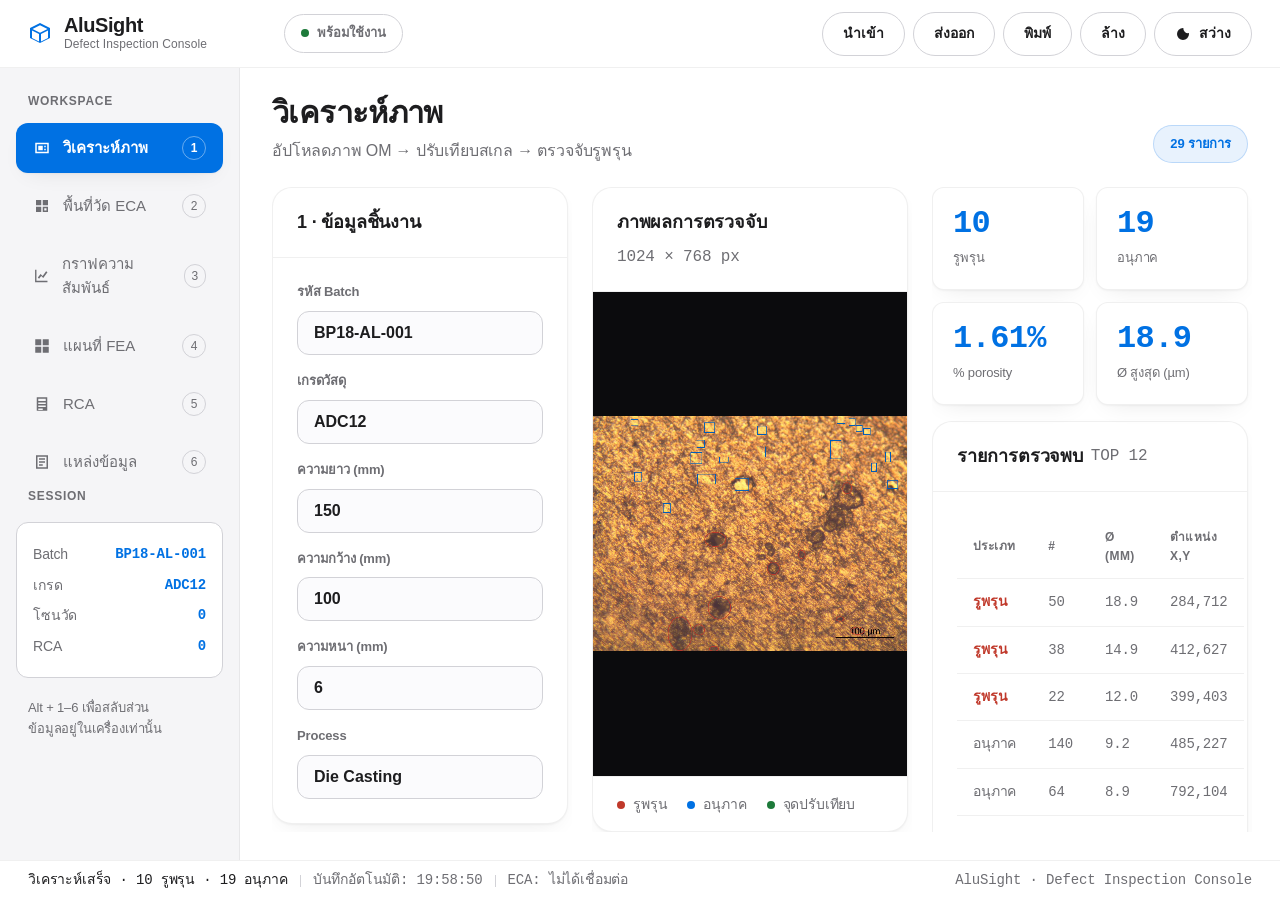
<file: index.html>
<!DOCTYPE html>
<html lang="th">
<head>
<meta charset="utf-8">
<meta name="viewport" content="width=device-width, initial-scale=1">
<title>AluSight — เครื่องมือตรวจจับข้อบกพร่องอะลูมิเนียม</title>
<meta name="description" content="AluSight — คอนโซลตรวจจับรูพรุน วิเคราะห์สัญญาณ ECA หลายตำแหน่ง กราฟความสัมพันธ์ และ Root Cause Analysis">
<link rel="icon" href="data:image/svg+xml,<svg xmlns='http://www.w3.org/2000/svg' viewBox='0 0 100 100'><rect width='100' height='100' rx='20' fill='%23126287'/><circle cx='50' cy='50' r='22' fill='white'/><circle cx='50' cy='50' r='9' fill='%23126287'/></svg>">
<link rel="manifest" href="manifest.webmanifest">
<link rel="stylesheet" href="styles.css">
</head>
<body>
<a class="skip" href="#main">ข้ามไปยังพื้นที่ทำงาน</a>

<header class="appbar">
  <div class="brand">
    <svg class="mark" viewBox="0 0 24 24" width="24" height="24" aria-hidden="true"><path fill="currentColor" d="M12 2 2 7v10l10 5 10-5V7L12 2Zm0 2.3 7.5 3.75L12 11.8 4.5 8.05 12 4.3ZM4 9.6l7 3.5v7.3l-7-3.5V9.6Zm9 10.8v-7.3l7-3.5v7.3l-7 3.5Z"/></svg>
    <div><b>AluSight</b><small>Defect Inspection Console</small></div>
  </div>
  <div class="appbar-meta">
    <span class="pill"><i class="pdot ok" aria-hidden="true"></i>พร้อมใช้งาน</span>
  </div>
  <div class="appbar-actions">
    <button class="tbtn" id="importBtn" type="button" title="นำเข้า session">นำเข้า</button>
    <input type="file" id="importFile" accept="application/json" style="display:none">
    <button class="tbtn" id="exportJson" type="button" title="ส่งออก JSON">ส่งออก</button>
    <button class="tbtn" id="printBtn" type="button" title="พิมพ์รายงาน">พิมพ์</button>
    <button class="tbtn" id="resetBtn" type="button" title="ล้างข้อมูล">ล้าง</button>
    <button class="tbtn theme" id="themeToggle" type="button" role="switch" aria-checked="false" aria-label="สลับโหมดมืด">
      <svg viewBox="0 0 24 24" width="16" height="16" aria-hidden="true"><path fill="currentColor" d="M12 3a9 9 0 1 0 9 9c0-.5-.04-1-.12-1.47A7 7 0 0 1 12.47 3.12C12.3 3.04 12.15 3 12 3Z"/></svg>
      <span id="themeLabel">สว่าง</span>
    </button>
  </div>
</header>

<div class="shell">
  <aside class="sidebar">
    <div class="side-label">WORKSPACE</div>
    <nav class="navlist" aria-label="ส่วนของเครื่องมือ">
      <button class="navitem active" type="button" data-view="analyze" aria-current="page">
        <svg viewBox="0 0 24 24" width="18" height="18" aria-hidden="true"><path fill="currentColor" d="M3 5h18v14H3V5Zm2 2v10h14V7H5Zm2 2h6v6H7V9Zm8 0h2v2h-2V9Zm0 4h2v2h-2v-2Z"/></svg>
        <span>วิเคราะห์ภาพ</span><kbd>1</kbd>
      </button>
      <button class="navitem" type="button" data-view="zones">
        <svg viewBox="0 0 24 24" width="18" height="18" aria-hidden="true"><path fill="currentColor" d="M4 4h7v7H4V4Zm9 0h7v7h-7V4ZM4 13h7v7H4v-7Zm9 0h7v7h-7v-7Zm2 2v3h3v-3h-3Z"/></svg>
        <span>พื้นที่วัด ECA</span><kbd>2</kbd>
      </button>
      <button class="navitem" type="button" data-view="chart">
        <svg viewBox="0 0 24 24" width="18" height="18" aria-hidden="true"><path fill="currentColor" d="M3 3h2v16h16v2H3V3Zm4 11 4-5 3 3 5-7 2 1.4-6.1 8.6-3-3-3.1 3.9L7 14Z"/></svg>
        <span>กราฟความสัมพันธ์</span><kbd>3</kbd>
      </button>
      <button class="navitem" type="button" data-view="fea">
        <svg viewBox="0 0 24 24" width="18" height="18" aria-hidden="true"><path fill="currentColor" d="M3 3h8v8H3V3Zm10 0h8v8h-8V3ZM3 13h8v8H3v-8Zm10 0h8v8h-8v-8Z"/></svg>
        <span>แผนที่ FEA</span><kbd>4</kbd>
      </button>
      <button class="navitem" type="button" data-view="rca">
        <svg viewBox="0 0 24 24" width="18" height="18" aria-hidden="true"><path fill="currentColor" d="M5 3h14v18H5V3Zm2 2v3h10V5H7Zm0 5v2h10v-2H7Zm0 4v2h10v-2H7Zm0 4v2h6v-2H7Z"/></svg>
        <span>RCA</span><kbd>5</kbd>
      </button>
      <button class="navitem" type="button" data-view="refs">
        <svg viewBox="0 0 24 24" width="18" height="18" aria-hidden="true"><path fill="currentColor" d="M4 3h16v18H4V3Zm2 2v14h12V5H6Zm2 2h8v2H8V7Zm0 4h8v2H8v-2Zm0 4h5v2H8v-2Z"/></svg>
        <span>แหล่งข้อมูล</span><kbd>6</kbd>
      </button>
    </nav>

    <div class="side-label mt">SESSION</div>
    <div class="side-card">
      <div class="kv"><span>Batch</span><b id="sideBatch">—</b></div>
      <div class="kv"><span>เกรด</span><b id="sideGrade">—</b></div>
      <div class="kv"><span>โซนวัด</span><b id="sideZones">0</b></div>
      <div class="kv"><span>RCA</span><b id="sideRca">0</b></div>
    </div>
    <p class="side-note">Alt + 1–6 เพื่อสลับส่วน<br>ข้อมูลอยู่ในเครื่องเท่านั้น</p>
  </aside>

  <main id="main" class="workspace">
    <h1 class="sr-only">AluSight — เครื่องมือตรวจจับข้อบกพร่องอะลูมิเนียม</h1>

    <!-- ============ ANALYZE ============ -->
    <section class="view active" id="view-analyze" aria-labelledby="h-analyze">
      <div class="view-head">
        <div><h2 id="h-analyze">วิเคราะห์ภาพ</h2><p>อัปโหลดภาพ OM → ปรับเทียบสเกล → ตรวจจับรูพรุน</p></div>
        <span class="badge" id="detBadge">—</span>
      </div>

      <div class="work-grid">
        <!-- controls -->
        <div class="col">
          <div class="panel">
            <div class="panel-h"><h3>1 · ข้อมูลชิ้นงาน</h3></div>
            <div class="panel-b form-grid-one">
              <label class="field"><span>รหัส Batch</span><input id="gBatch" type="text" value="BP18-AL-001" autocomplete="off"></label>
              <label class="field"><span>เกรดวัสดุ</span><input id="gGrade" type="text" value="ADC12" autocomplete="off"></label>
              <label class="field"><span>ความยาว (mm)</span><input id="gLen" type="number" min="1" step="1" value="150"></label>
              <label class="field"><span>ความกว้าง (mm)</span><input id="gWid" type="number" min="1" step="1" value="100"></label>
              <label class="field"><span>ความหนา (mm)</span><input id="gThk" type="number" min="1" step="0.1" value="6"></label>
              <label class="field"><span>Process</span><input id="gProc" type="text" value="Die Casting" autocomplete="off"></label>
            </div>
          </div>

          <div class="panel mt">
            <div class="panel-h"><h3>2 · ภาพ OM</h3></div>
            <div class="panel-b">
              <div id="drop" class="drop" role="button" tabindex="0" aria-label="เลือกหรือวางภาพจุลทรรศน์">
                <svg viewBox="0 0 24 24" width="24" height="24" aria-hidden="true"><path fill="currentColor" d="M19 3H5a2 2 0 0 0-2 2v14a2 2 0 0 0 2 2h14a2 2 0 0 0 2-2V5a2 2 0 0 0-2-2Zm0 16H5V5h14v14ZM7 15l3.5-4.5 2.5 3 3-4 4 5.5H7Z"/></svg>
                <div class="drop-t">วางภาพหรือคลิกเพื่อเลือก</div>
                <div class="drop-s">JPG · PNG · BMP · TIFF</div>
                <input type="file" id="file" accept="image/*" style="display:none">
              </div>
              <div class="samples">
                <button class="sample" type="button" data-key="om_raw">ภาพดิบ</button>
                <button class="sample" type="button" data-key="om_overlay">ผลวิเคราะห์</button>
              </div>
              <label class="field"><span>ความยาวมาตราอ้างอิง (µm)</span><input id="calLen" type="number" min="1" step="1" value="100"></label>
              <button class="tbtn wide" id="calBtn" type="button">ปรับเทียบสเกลจากภาพ</button>
              <p class="hint" id="calHint">คลิก 2 จุดบนมาตราอ้างอิงเพื่อคำนวณ µm/px</p>
            </div>
          </div>

          <div class="panel mt">
            <div class="panel-h"><h3>3 · พารามิเตอร์</h3></div>
            <div class="panel-b">
              <label class="field"><span>Threshold percentile</span><input type="range" id="pct" min="1" max="10" step="0.5" value="3"><output id="pctVal">3.0%</output></label>
              <label class="field"><span>รูพรุนขั้นต่ำ (µm)</span><input type="range" id="minArea" min="0" max="20" step="1" value="4"><output id="minAreaVal">4 µm</output></label>
              <label class="field"><span>สเกล (µm / 100 px)</span><input type="range" id="scale" min="10" max="100" step="5" value="25"><output id="scaleVal">25 µm/100px</output></label>
              <button class="pbtn" id="run" type="button">วิเคราะห์ภาพ</button>
              <button class="tbtn wide mt" id="batchBtn" type="button">วิเคราะห์หลายภาพ</button>
              <input type="file" id="batchFiles" accept="image/*" multiple style="display:none">
              <p class="hint" id="batchInfo">เลือกหลายไฟล์เพื่อวิเคราะห์เป็นชุด</p>
              <div id="batchResult"></div>
            </div>
          </div>
        </div>

        <!-- canvas -->
        <div class="col center">
          <div class="panel grow">
            <div class="panel-h"><h3>ภาพผลการตรวจจับ</h3><span class="mono muted" id="imgDim"></span></div>
            <div class="canvas-wrap">
              <canvas id="out" aria-label="ภาพผลการตรวจจับ"></canvas>
              <div id="empty" class="empty">ยังไม่มีภาพ — เลือกตัวอย่างหรืออัปโหลด</div>
            </div>
            <div class="legend"><span><i class="swatch pore" aria-hidden="true"></i>รูพรุน</span><span><i class="swatch incl" aria-hidden="true"></i>อนุภาค</span><span><i class="swatch cal" aria-hidden="true"></i>จุดปรับเทียบ</span></div>
          </div>
        </div>

        <!-- results -->
        <div class="col">
          <div class="kpis">
            <div class="kpi"><span class="n" id="sPores">–</span><span class="l">รูพรุน</span></div>
            <div class="kpi"><span class="n" id="sIncl">–</span><span class="l">อนุภาค</span></div>
            <div class="kpi"><span class="n" id="sPct">–</span><span class="l">% porosity</span></div>
            <div class="kpi"><span class="n" id="sMax">–</span><span class="l">Ø สูงสุด (µm)</span></div>
          </div>
          <div class="panel mt">
            <div class="panel-h"><h3>รายการตรวจพบ</h3><span class="mono muted">TOP 12</span></div>
            <div class="panel-b muted" id="detList">ยังไม่มีข้อมูล</div>
          </div>
          <div class="panel mt">
            <div class="panel-h"><h3>Pore Map</h3><span class="mono muted">X / Y</span></div>
            <div class="panel-b"><svg id="poreMap" viewBox="0 0 800 400" role="img" aria-label="แผนที่กระจายรูพรุน"></svg></div>
          </div>
        </div>
      </div>
    </section>

    <!-- ============ ZONES ============ -->
    <section class="view" id="view-zones" aria-labelledby="h-zones" hidden>
      <div class="view-head">
        <div><h2 id="h-zones">พื้นที่วัด ECA</h2><p>Voltage / Current ต่อบริเวณ · ความต้านทาน R = V / I · เปรียบเทียบจุดปกติและดีเฟค</p></div>
        <span class="badge" id="zoneCount">0 บริเวณ</span>
      </div>
      <div class="panel">
        <div class="panel-h tools">
          <button class="tbtn" id="addZone" type="button">+ เพิ่มบริเวณ</button>
          <button class="tbtn" id="autoZone" type="button">เติมจากผลตรวจจับ</button>
          <button class="tbtn" id="serialBtn" type="button">เชื่อมเครื่อง ECA</button>
          <span class="spacer"></span>
          <span class="mono muted" id="serialStatus">ยังไม่เชื่อมต่อ</span>
        </div>
        <div class="panel-b">
          <div class="table-scroll">
            <table class="data" id="zoneTable">
              <thead><tr><th>บริเวณ</th><th>Voltage (V)</th><th>Current (A)</th><th>R (Ω)</th><th>สภาพ</th><th>% porosity</th><th></th></tr></thead>
              <tbody id="zoneBody"><tr><td colspan="7" class="muted">ยังไม่มีบริเวณ — กด "+ เพิ่มบริเวณ"</td></tr></tbody>
            </table>
          </div>
          <p class="hint">รองรับข้อมูลจากเครื่องจริงผ่าน WebSerial ที่ 9600 baud (Chrome / Edge) รูปแบบบรรทัด V:5.12,I:0.43 หรือ 5.12,0.43</p>
        </div>
      </div>
    </section>

    <!-- ============ CHART ============ -->
    <section class="view" id="view-chart" aria-labelledby="h-chart" hidden>
      <div class="view-head">
        <div><h2 id="h-chart">กราฟความสัมพันธ์</h2><p>% porosity เทียบกับความต้านทานไฟฟ้า · regression และ correlation</p></div>
        <span class="badge mono" id="corrVal">r = —</span>
      </div>
      <div class="panel">
        <div class="panel-b"><svg id="resChart" viewBox="0 0 800 420" role="img" aria-label="กราฟความสัมพันธ์ระหว่างเปอร์เซ็นต์รูพรุนและความต้านทาน"></svg></div>
        <div class="panel-h legend"><span><i class="swatch defect" aria-hidden="true"></i>ดีเฟค</span><span><i class="swatch normal" aria-hidden="true"></i>ปกติ</span><span><i class="swatch trend" aria-hidden="true"></i>แนวโน้ม</span></div>
      </div>
    </section>

    <!-- ============ FEA ============ -->
    <section class="view" id="view-fea" aria-labelledby="h-fea" hidden>
      <div class="view-head"><div><h2 id="h-fea">แผนที่ความเสียหายแบบ FEA</h2><p>ความหนาแน่นข้อบกพร่องบนพื้นผิวชิ้นงาน และคะแนนความเสี่ยง</p></div></div>
      <div class="work-grid two">
        <div class="panel"><div class="panel-h"><h3>Heatmap</h3><span class="mono muted">10 × 6</span></div><div class="panel-b"><svg id="feaMap" viewBox="0 0 640 360" role="img" aria-label="แผนที่ความเสียหายแบบ FEA"></svg><div class="scale-bar"><span>ต่ำ</span><span class="gradient" aria-hidden="true"></span><span>สูง</span></div></div></div>
        <div>
          <div class="kpis one"><div class="kpi"><span class="n" id="riskScore">—</span><span class="l">Risk Score (0–100)</span></div></div>
          <div class="panel mt"><div class="panel-h"><h3>สรุป</h3></div><div class="panel-b"><p id="riskText" class="muted">เพิ่มบริเวณวัดเพื่อดูผลประเมิน</p><h4>บริเวณเสี่ยงสูงสุด</h4><div id="hotspot" class="mono muted">—</div></div></div>
        </div>
      </div>
    </section>

    <!-- ============ RCA ============ -->
    <section class="view" id="view-rca" aria-labelledby="h-rca" hidden>
      <div class="view-head">
        <div><h2 id="h-rca">Root Cause Analysis</h2><p>พารามิเตอร์สายการผลิต พร้อม Label ชิ้นงานดี / เสีย</p></div>
        <span class="badge" id="rcaCount">0 record</span>
      </div>
      <div class="panel">
        <div class="panel-h tools">
          <button class="tbtn" id="addRca" type="button">+ เพิ่ม record</button>
          <button class="tbtn" id="exportCsv" type="button">CSV โซนวัด</button>
          <button class="tbtn" id="exportRcaCsv" type="button">CSV RCA</button>
          <span class="spacer"></span><span class="mono muted" id="exportStatus"></span>
        </div>
        <div class="panel-b">
          <div class="table-scroll">
            <table class="data" id="rcaTable">
              <thead><tr><th>#</th><th>อุณหภูมิ (°C)</th><th>แรงดัน (bar)</th><th>Cooling (s)</th><th>ความเร็วฉีด (mm/s)</th><th>Label</th><th></th></tr></thead>
              <tbody id="rcaBody"><tr><td colspan="7" class="muted">ยังไม่มี record — กด "+ เพิ่ม record"</td></tr></tbody>
            </table>
          </div>
        </div>
      </div>
    </section>

    <!-- ============ REFS ============ -->
    <section class="view" id="view-refs" aria-labelledby="h-refs" hidden>
      <div class="view-head"><div><h2 id="h-refs">แหล่งข้อมูลอ้างอิง</h2><p>ชุดข้อมูล เอกสาร และงานวิจัยที่ทีมใช้กำหนดสเปก</p></div><span class="badge">7 รายการ</span></div>
      <div class="panel"><div class="panel-b"><ul class="refs">
        <li><a href="https://www.kaggle.com/datasets" target="_blank" rel="noopener">Kaggle — ภาพริ้วรอย / รอยขูดขีดบนโปรไฟล์อะลูมิเนียม</a><span class="muted"> (ลิงก์ในแชท: kaggle.com/d…)</span></li>
        <li><a href="https://zenodo.org/records/12568603" target="_blank" rel="noopener">Zenodo 12568603 — ชุดข้อมูลรูพรุนในอะลูมิเนียมหล่อ</a></li>
        <li><a href="https://data.mendeley.com/datasets/9t8pzw2995/1" target="_blank" rel="noopener">Mendeley 9t8pzw2995 — ภาพรูพรุนจากกล้อง OM</a></li>
        <li><a href="https://www.mdpi.com/journal/materials" target="_blank" rel="noopener">MDPI Materials — วิเคราะห์ขนาดและรูปร่างรูพรุนด้วยภาพ OM</a></li>
        <li><a href="https://pmc.ncbi.nlm.nih.gov/articles/PMC10004325/" target="_blank" rel="noopener">PMC10004325 — บทความวิเคราะห์ข้อบกพร่องอะลูมิเนียม</a></li>
        <li><a href="https://methodist.edu.in/web/uploads/files/castingdefects-171116160842.pdf" target="_blank" rel="noopener">Casting Defects — ประเภทข้อบกพร่องจากกระบวนการหล่อ</a></li>
        <li><span class="muted">Materials Defect Analysis — รอยพุพอง, การแยกชั้น, การกัดกร่อน</span></li>
      </ul></div></div>
    </section>
  </main>
</div>

<footer class="statusbar">
  <span class="mono" id="status">พร้อมใช้งาน</span>
  <span class="sep" aria-hidden="true"></span>
  <span class="mono muted" id="saveStatus">บันทึกอัตโนมัติ: พร้อม</span>
  <span class="sep" aria-hidden="true"></span>
  <span class="mono muted" id="serialStatus2">ECA: ไม่ได้เชื่อมต่อ</span>
  <span class="spacer"></span>
  <span class="mono muted">AluSight · Defect Inspection Console</span>
</footer>

<script src="samples.js"></script>
<script src="app.js"></script>
</body>
</html>
</file>
<file: styles.css>
/* ============ AluSight — original design language, console layout ============ */
:root{
  --bg:#ffffff;
  --surface:#f5f5f7;
  --surface-2:#ffffff;
  --surface-3:#fbfbfd;
  --text:#1d1d1f;
  --muted:#6e6e73;
  --accent:#0071e3;
  --accent-2:#005bb8;
  --accent-soft:rgba(0,113,227,.09);
  --accent-line:rgba(0,113,227,.20);
  --border:#d2d2d7;
  --line-soft:rgba(0,0,0,.06);
  --green:#1d7a3a;
  --red:#c0392b;
  --orange:#a85c08;
  --canvas:#0b0b0d;
  --radius:20px;
  --radius-sm:12px;
  --maxw:1440px;
  --shadow:0 1px 2px rgba(0,0,0,.04),0 8px 24px -12px rgba(0,0,0,.12);
}
.dark{
  --bg:#0b1118;
  --surface:#111a24;
  --surface-2:#16212e;
  --surface-3:#1b2938;
  --text:#e6eef7;
  --muted:#93a4b8;
  --accent:#4aa8d8;
  --accent-2:#2f81f7;
  --accent-soft:rgba(74,168,216,.12);
  --accent-line:rgba(74,168,216,.34);
  --border:#26374a;
  --line-soft:rgba(230,238,247,.08);
  --green:#3fb950;
  --red:#f85149;
  --orange:#d29922;
  --canvas:#070a0e;
  --radius:20px;
  --radius-sm:12px;
  --maxw:1440px;
  --shadow:0 1px 2px rgba(0,0,0,.24),0 8px 24px -12px rgba(0,0,0,.32);
}

*{box-sizing:border-box}
html{scroll-behavior:smooth;-webkit-text-size-adjust:100%}
body{margin:0;font-family:-apple-system,BlinkMacSystemFont,"SF Pro Display","Segoe UI",Roboto,"Helvetica Neue","Noto Sans Thai",Arial,sans-serif;font-size:16px;line-height:1.6;color:var(--text);background:var(--bg);-webkit-font-smoothing:antialiased;letter-spacing:-.01em}
.mono,output,.kpi .n,.kv b,table.data td{font-family:ui-monospace,SFMono-Regular,Consolas,"Liberation Mono",monospace;font-variant-numeric:tabular-nums}
svg{max-width:100%;display:block}
a{color:var(--accent);text-decoration:none}
a:hover{text-decoration:underline}
button,input,select{font:inherit}
:focus-visible{outline:2px solid var(--accent);outline-offset:2px}
button:focus:not(:focus-visible){outline:2px solid transparent}
.sr-only{position:absolute;width:1px;height:1px;padding:0;margin:-1px;overflow:hidden;clip:rect(0,0,0,0);white-space:nowrap;border:0}
.skip{position:absolute;left:-9999px;top:8px}
.skip:focus{left:8px;z-index:100;background:var(--surface-2);padding:12px 16px;border-radius:var(--radius-sm)}
.spacer{flex:1}
.muted{color:var(--muted)}
.mt{margin-top:16px}
.hint{font-size:14px;color:var(--muted);margin:8px 0 0;line-height:1.5}
.defect-text{color:var(--red);font-weight:700}
.normal-text{color:var(--green);font-weight:700}

/* top bar — original rounded pills */
.appbar{height:68px;display:flex;align-items:center;gap:16px;padding:0 28px;background:rgba(255,255,255,.80);border-bottom:1px solid var(--line-soft);position:sticky;top:0;z-index:40;backdrop-filter:saturate(180%) blur(20px)}
.dark .appbar{background:rgba(22,33,46,.86)}
.brand{display:flex;align-items:center;gap:12px;min-width:240px}
.brand .mark{color:var(--accent)}
.brand b{display:block;font-size:20px;line-height:1.1;font-weight:800;letter-spacing:-.02em}
.brand small{display:block;font-size:12px;color:var(--muted);line-height:1.4;letter-spacing:.01em}
.appbar-meta{display:flex;gap:8px;align-items:center}
.pill{display:inline-flex;align-items:center;gap:8px;font-size:13px;font-weight:600;padding:8px 16px;border:1px solid var(--border);border-radius:1000px;color:var(--muted);background:var(--surface-2)}
.pdot{width:8px;height:8px;border-radius:100%;background:var(--muted)}
.pdot.ok{background:var(--green)}
.appbar-actions{display:flex;align-items:center;gap:8px;margin-left:auto}
.tbtn{min-height:44px;padding:8px 20px;border:1px solid var(--border);border-radius:1000px;background:var(--surface-2);color:var(--text);font-size:14px;font-weight:600;cursor:pointer;display:inline-flex;align-items:center;justify-content:center;gap:8px;transition:.15s}
.tbtn:hover{border-color:var(--accent);color:var(--accent);background:var(--accent-soft)}
.tbtn.wide{width:100%}
.tbtn.theme{min-width:96px}
.pbtn{width:100%;min-height:48px;border:1px solid var(--accent);border-radius:1000px;background:var(--accent);color:#ffffff;font-size:15px;font-weight:700;cursor:pointer;transition:.15s}
.pbtn:hover{background:var(--accent-2)}

/* shell */
.shell{display:grid;grid-template-columns:240px minmax(0,1fr);height:calc(100vh - 108px)}
.sidebar{border-right:1px solid var(--line-soft);background:var(--surface);padding:24px 16px;overflow-y:auto}
.side-label{font-size:12px;font-weight:700;letter-spacing:.06em;text-transform:uppercase;color:var(--muted);margin:0 0 12px 12px}
.navlist{display:flex;flex-direction:column;gap:8px}
.navitem{display:flex;align-items:center;gap:12px;width:100%;min-height:48px;padding:12px 16px;border:1px solid transparent;border-radius:var(--radius-sm);background:transparent;color:var(--muted);font-size:15px;text-align:left;cursor:pointer;transition:.15s}
.navitem:hover{background:var(--surface-2);color:var(--text)}
.navitem.active{background:var(--accent);color:#ffffff;font-weight:700;box-shadow:var(--shadow)}
.navitem.active kbd{border-color:rgba(255,255,255,.40);color:#ffffff}
.navitem kbd{margin-left:auto;font-size:12px;font-family:inherit;color:var(--muted);border:1px solid var(--border);border-radius:1000px;width:24px;height:24px;display:inline-flex;align-items:center;justify-content:center}
.side-card{border:1px solid var(--border);border-radius:var(--radius-sm);padding:16px;background:var(--surface-2);margin-top:16px}
.kv{display:flex;justify-content:space-between;gap:8px;font-size:14px;padding:4px 0}
.kv span{color:var(--muted)}
.kv b{color:var(--accent);font-weight:700}
.side-note{font-size:13px;color:var(--muted);margin:20px 0 0;padding:0 12px;line-height:1.6}

/* workspace */
.workspace{padding:28px 32px;overflow:hidden;background:var(--bg)}
.view{display:flex;flex-direction:column;height:100%}
.view[hidden]{display:none}
.view-head{display:flex;align-items:flex-end;gap:16px;margin-bottom:24px}
.view-head h2{font-size:clamp(26px,2.4vw,36px);line-height:1.1;margin:0 0 8px;font-weight:800;letter-spacing:-.02em}
.view-head p{font-size:16px;color:var(--muted);margin:0}
.view-head .badge{margin-left:auto}
.badge{font-size:13px;font-weight:700;color:var(--accent);background:var(--accent-soft);border:1px solid var(--accent-line);padding:8px 16px;border-radius:1000px;white-space:nowrap}
.work-grid{display:grid;grid-template-columns:300px minmax(320px,1fr) 320px;gap:20px;align-items:stretch;flex:1;min-height:0}
.work-grid.two{grid-template-columns:1fr 1fr}
.col{min-width:0;height:100%;min-height:0;overflow-y:auto;padding-right:4px}
.col::-webkit-scrollbar{width:8px}
.col::-webkit-scrollbar-thumb{background:var(--border);border-radius:1000px}
.panel{background:var(--surface-2);border:1px solid var(--line-soft);border-radius:var(--radius);overflow:hidden;box-shadow:var(--shadow)}
.panel.grow{height:100%;flex:1;min-height:0;display:flex;flex-direction:column}
.panel-h .mono:empty{display:none}
.panel-h{display:flex;align-items:center;gap:8px;flex-wrap:wrap;padding:20px 24px;border-bottom:1px solid var(--line-soft)}
.panel-h h3{font-size:18px;margin:0;font-weight:700;letter-spacing:-.01em}
.panel-h.tools .tbtn{min-height:44px}
.panel-b{padding:24px}
.form-grid-one{display:grid;gap:16px}
.field{display:block;font-size:14px;font-weight:600;color:var(--muted);position:relative}
.field>span{display:block;margin-bottom:8px;font-size:13px}
.field input[type=text],.field input[type=number]{width:100%;height:44px;padding:0 16px;border:1px solid var(--border);border-radius:var(--radius-sm);background:var(--surface-3);color:var(--text);font-size:16px}
.field input[type=range]{width:100%;height:24px;accent-color:var(--accent)}
.field output{float:right;color:var(--text);font-weight:700;font-size:13px}
.drop{min-height:132px;display:flex;flex-direction:column;align-items:center;justify-content:center;gap:8px;border:2px dashed var(--border);border-radius:var(--radius-sm);background:var(--surface);padding:20px;text-align:center;cursor:pointer;color:var(--muted)}
.drop:hover,.drop.over{border-color:var(--accent);color:var(--accent);background:var(--accent-soft)}
.drop-t{font-size:16px;font-weight:600;color:var(--text)}
.drop-s{font-size:14px}
.samples{display:flex;gap:8px;flex-wrap:wrap;margin:16px 0}
.sample{min-height:44px;padding:8px 16px;border:1px solid var(--border);border-radius:1000px;background:var(--surface-2);color:var(--text);font-size:14px;font-weight:600;cursor:pointer}
.sample:hover{border-color:var(--accent);color:var(--accent)}
.canvas-wrap{position:relative;background:var(--canvas);flex:1;min-height:0;overflow:hidden}
.canvas-wrap canvas{width:100%;height:100%;object-fit:contain;display:block}
.canvas-wrap.calibrating canvas{cursor:crosshair}
.empty{position:absolute;inset:0;display:flex;align-items:center;justify-content:center;color:var(--muted);font-size:15px;text-align:center;padding:24px}
.legend{display:flex;gap:20px;flex-wrap:wrap;padding:16px 24px;border-top:1px solid var(--line-soft);font-size:14px;color:var(--muted)}
.swatch{display:inline-block;width:8px;height:8px;border-radius:100%;margin-right:8px;vertical-align:0}
.swatch.pore{background:var(--red)}
.swatch.incl{background:var(--accent)}
.swatch.cal{background:var(--green)}
.swatch.defect{background:var(--red)}
.swatch.normal{background:var(--green)}
.swatch.trend{background:var(--accent)}
.kpis{display:grid;grid-template-columns:repeat(2,1fr);gap:12px}
.kpis.one{grid-template-columns:1fr}
.kpi{background:var(--surface-2);border:1px solid var(--line-soft);border-radius:var(--radius-sm);padding:20px;box-shadow:var(--shadow)}
.kpi .n{display:block;font-size:32px;font-weight:800;line-height:1;color:var(--accent);letter-spacing:-.02em}
.kpi .l{display:block;font-size:13px;color:var(--muted);margin-top:8px}
.table-scroll{overflow-x:auto}
table.data{width:100%;border-collapse:collapse;font-size:14px}
table.data th,table.data td{padding:12px 16px;text-align:left;border-bottom:1px solid var(--line-soft)}
table.data th{font-size:12px;font-weight:700;color:var(--muted);text-transform:uppercase;letter-spacing:.04em}
table.data tr:last-child td{border-bottom:0}
table.data input{width:88px;height:40px;padding:0 8px;border:1px solid var(--border);border-radius:8px;background:var(--surface-3);color:var(--text);font-size:14px}
table.data select{height:40px;padding:0 8px;border:1px solid var(--border);border-radius:8px;background:var(--surface-3);color:var(--text);font-size:14px}
.icon-btn{width:40px;height:40px;border-radius:8px;border:1px solid var(--border);background:var(--surface-2);color:var(--red);cursor:pointer;font-size:18px;line-height:1}
.refs{margin:0;padding-left:20px;display:flex;flex-direction:column;gap:12px;font-size:15px}
.refs li{padding-left:4px}
.scale-bar{display:flex;align-items:center;gap:12px;margin-top:16px;font-size:14px;color:var(--muted)}
.scale-bar .gradient{flex:1;height:12px;border-radius:1000px;background:linear-gradient(90deg,var(--surface),var(--accent))}

/* status bar */
.statusbar{height:40px;display:flex;align-items:center;gap:12px;padding:0 28px;background:var(--surface-2);border-top:1px solid var(--line-soft);font-size:14px;color:var(--text)}
.statusbar .sep{width:1px;height:12px;background:var(--border)}

@media (max-width:1200px){.work-grid{grid-template-columns:272px minmax(320px,1fr)}.work-grid>.col:last-child{grid-column:1/-1}.kpis{grid-template-columns:repeat(4,1fr)}}
@media (max-width:900px){.shell{grid-template-columns:1fr;height:auto}.sidebar{border-right:0;border-bottom:1px solid var(--line-soft)}.navlist{flex-direction:row;flex-wrap:wrap}.navitem{width:auto}.side-card,.side-note,.side-label{display:none}.work-grid,.work-grid.two{grid-template-columns:1fr}.statusbar{flex-wrap:wrap;height:auto;padding:12px 16px}.appbar-meta{display:none}.appbar{padding:0 16px}.workspace{padding:20px 16px}}
@media (prefers-reduced-motion:reduce){html{scroll-behavior:auto}*{transition:none!important;animation:none!important}}
@media print{
  .appbar,.sidebar,.statusbar,.skip,.tbtn,.pbtn,.drop,.samples,.hint,.tools{display:none!important}
  html{--bg:#ffffff;--surface:#f5f5f7;--surface-2:#ffffff;--surface-3:#ffffff;--text:#1d1d1f;--muted:#6e6e73;--border:#d2d2d7;--accent:#0071e3;--canvas:#ffffff}
  body{background:#ffffff;color:#1d1d1f}
  .shell{display:block;height:auto}
  .workspace{padding:0;overflow:visible}
  .view[hidden]{display:block!important}
  .view{page-break-after:always;padding:16px 0}
  .work-grid{grid-template-columns:1fr 1fr!important}
  .panel,.kpi{break-inside:avoid}
}
</file>
